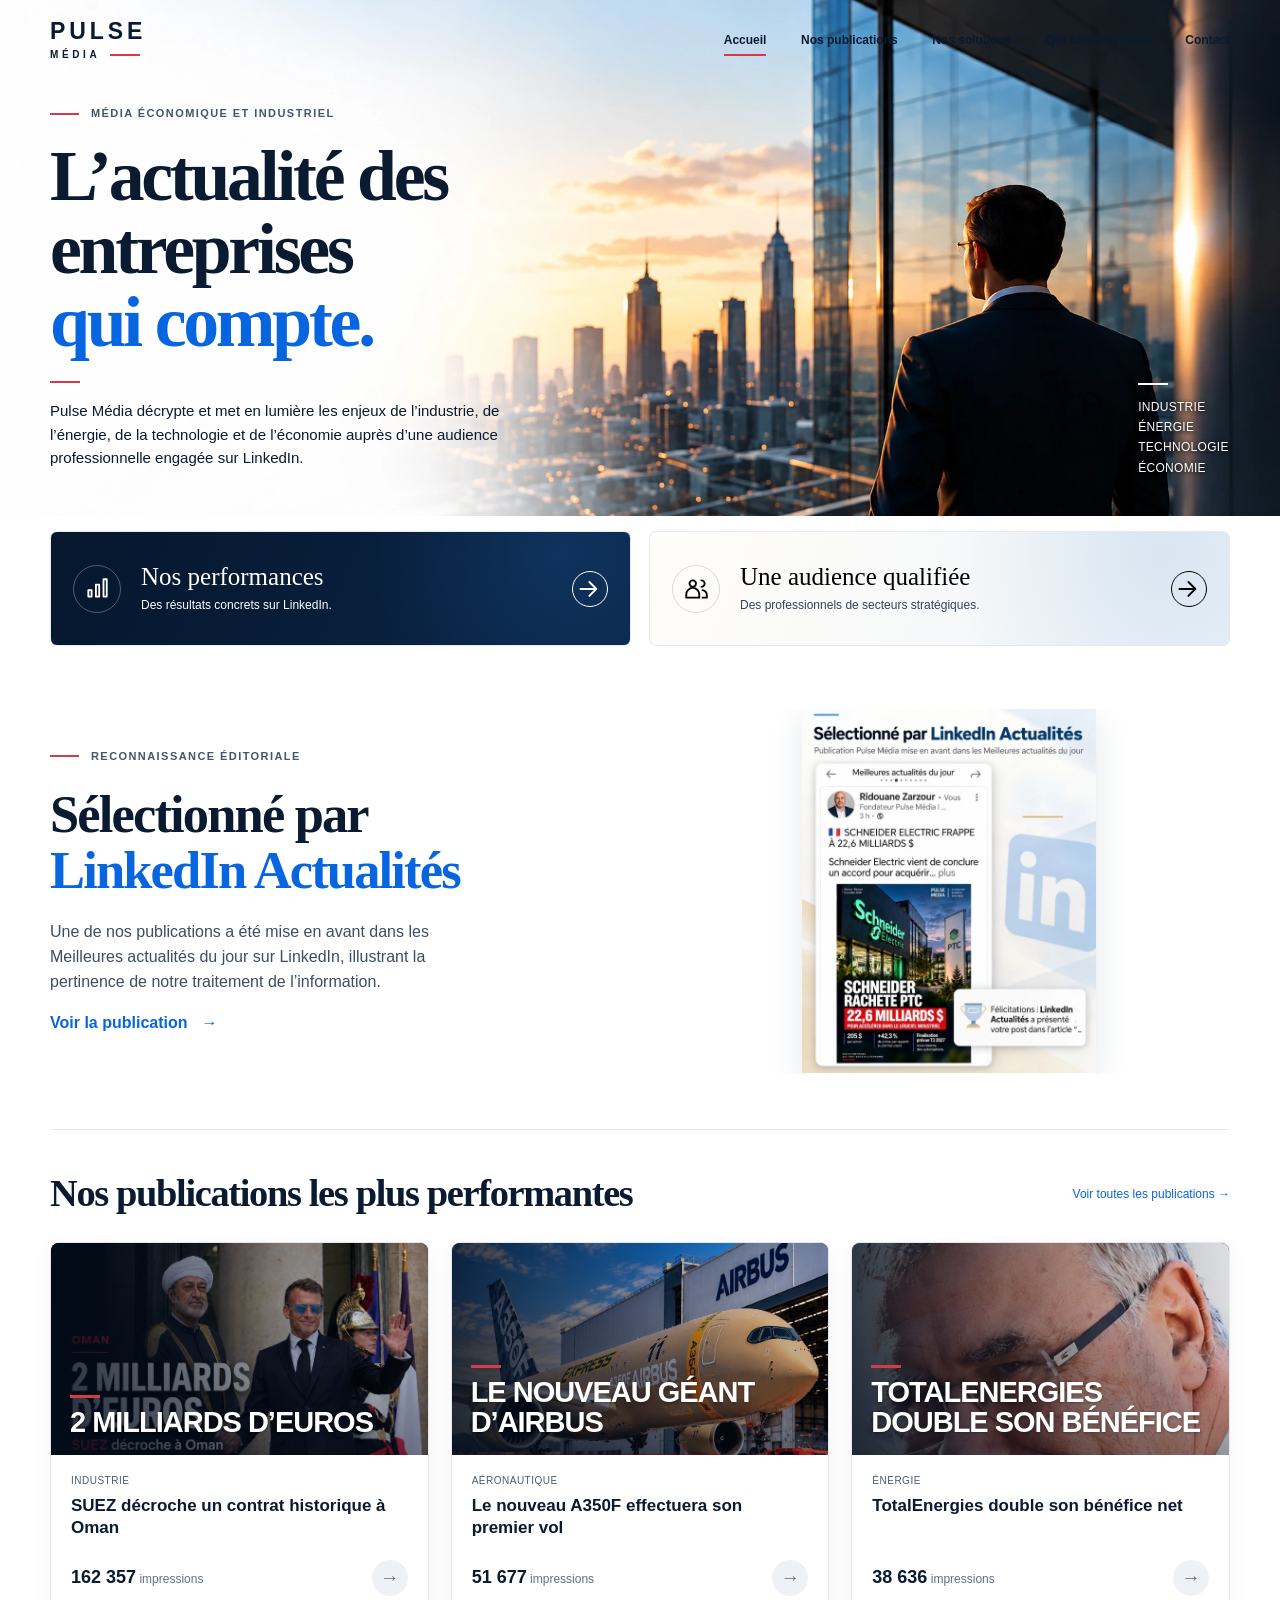
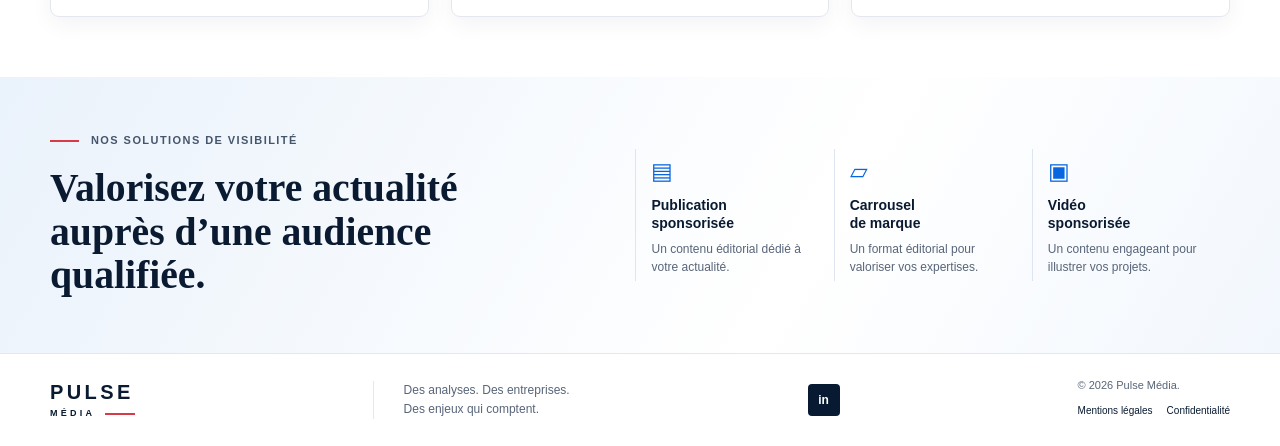
<file: index.html>
<!doctype html>
<html lang="fr"><head><meta charset="utf-8"/><meta content="width=device-width,initial-scale=1" name="viewport"/><meta content="Pulse Média décrypte l’industrie, les grandes entreprises, l’énergie, la technologie et l’économie auprès d’une audience professionnelle sur LinkedIn." name="description"/><meta content="#071a32" name="theme-color"/><meta content="Pulse Média | Média indépendant : économie, industrie et actualité" property="og:title"/><meta content="Pulse Média décrypte l’industrie, les grandes entreprises, l’énergie, la technologie et l’économie auprès d’une audience professionnelle sur LinkedIn." property="og:description"/><meta content="website" property="og:type"/><title>Pulse Média | Média indépendant : économie, industrie et actualité</title><link href="styles.css?v=20261022-arrows" rel="stylesheet"/><script defer="" src="app.js"></script><link href="favicon.svg" rel="icon" type="image/svg+xml"/><meta content="https://ridouane-tlse.github.io/Pulse-media/assets/hero-clean.webp" property="og:image"/><meta content="https://ridouane-tlse.github.io/Pulse-media/" property="og:url"/><link href="https://ridouane-tlse.github.io/Pulse-media/" rel="canonical"/></head><body><a class="skip-link" href="#contenu">Aller au contenu</a><header class="site-header"><a aria-label="Pulse Média, accueil" class="logo" href="index.html">PULSE<span>MÉDIA <i></i></span></a><nav aria-label="Navigation principale"><a aria-current="page" class="active" href="index.html">Accueil</a><a href="publications.html">Nos publications</a><a href="solutions.html">Nos solutions</a><a href="apropos.html">Qui sommes-nous</a><a href="contact.html">Contact</a></nav></header><main id="contenu" tabindex="-1"><section class="hero"><div class="wrap hero-inner"><div class="hero-copy"><div class="eyebrow">Média économique et industriel</div><h1>L’actualité des<br/>entreprises<br/><em>qui compte.</em></h1><p>Pulse Média décrypte et met en lumière les enjeux de l’industrie, de l’énergie, de la technologie et de l’économie auprès d’une audience professionnelle engagée sur LinkedIn.</p></div></div><div class="hero-sectors">INDUSTRIE<br/>ÉNERGIE<br/>TECHNOLOGIE<br/>ÉCONOMIE</div></section><div class="wrap"><section aria-label="Nos résultats" class="feature-grid"><button aria-controls="info-dialog" aria-expanded="false" aria-haspopup="dialog" class="feature feature-dark" data-dialog="performance"><span aria-hidden="true" class="feature-icon"><svg viewbox="0 0 24 24"><path d="M4 19v-6h3v6zm7 0V8h3v11zm7 0V3h3v16z"></path></svg></span><span><span class="feature-title">Nos performances</span><small>Des résultats concrets sur LinkedIn.</small></span><span aria-hidden="true" class="feature-arrow"><svg width="20" height="20" viewBox="0 0 24 24" fill="none" stroke="currentColor" stroke-width="2" stroke-linecap="round" stroke-linejoin="round"><path d="M4 12h16M13 5l7 7-7 7"/></svg></span></button><button aria-controls="info-dialog" aria-expanded="false" aria-haspopup="dialog" class="feature feature-light" data-dialog="audience"><span aria-hidden="true" class="feature-icon"><svg viewbox="0 0 24 24"><circle cx="9" cy="7" r="3"></circle><path d="M3 20v-3a6 6 0 0 1 12 0v3zM17 4a3 3 0 0 1 0 6m1 3a5 5 0 0 1 4 5v2h-4"></path></svg></span><span><span class="feature-title">Une audience qualifiée</span><small>Des professionnels de secteurs stratégiques.</small></span><span aria-hidden="true" class="feature-arrow"><svg width="20" height="20" viewBox="0 0 24 24" fill="none" stroke="currentColor" stroke-width="2" stroke-linecap="round" stroke-linejoin="round"><path d="M4 12h16M13 5l7 7-7 7"/></svg></span></button></section><section class="recognition" id="selection"><div><div class="eyebrow">Reconnaissance éditoriale</div><h2>Sélectionné par<br/><em>LinkedIn Actualités</em></h2><p>Une de nos publications a été mise en avant dans les Meilleures actualités du jour sur LinkedIn, illustrant la pertinence de notre traitement de l’information.</p><a class="text-link" href="https://fr.linkedin.com/posts/ridouane-z-0452a2361_schneiderelectric-industrie-technologie-activity-7512773488802324481-9D_4" rel="noopener noreferrer" target="_blank">Voir la publication <span aria-hidden="true">→</span></a></div><button aria-controls="info-dialog" aria-expanded="false" aria-haspopup="dialog" aria-label="Agrandir le visuel de sélection LinkedIn Actualités fourni par Pulse Média" class="recognition-proof" data-dialog="linkedin"><img alt="Visuel fourni par Pulse Média montrant la publication Schneider Electric et PTC et la notification LinkedIn Actualités" class="recognition-image" decoding="async" height="1536" loading="lazy" src="assets/linkedin-original.jpg" width="1237"/></button></section><section class="posts-section"><div class="section-head"><h2>Nos publications les plus performantes</h2><a href="publications.html">Voir toutes les publications →</a></div><div class="post-grid"><article class="post"><div class="post-media" aria-hidden="true"><span class="post-media-title">2 milliards d’euros</span></div><div class="post-copy"><small>INDUSTRIE</small><h3>SUEZ décroche un contrat historique à Oman</h3><div class="post-bottom"><span><strong>162 357</strong> impressions</span><a aria-label="Lire la publication Suez sur LinkedIn — nouvelle fenêtre" class="round-arrow" href="https://fr.linkedin.com/posts/ridouane-z-0452a2361_suez-oman-eau-activity-7477430981059198976-sbBR" rel="noopener noreferrer" target="_blank">→</a></div></div></article><article class="post"><div class="post-media" aria-hidden="true"><span class="post-media-title">Le nouveau géant d’Airbus</span></div><div class="post-copy"><small>AÉRONAUTIQUE</small><h3>Le nouveau A350F effectuera son premier vol</h3><div class="post-bottom"><span><strong>51 677</strong> impressions</span><a aria-label="Lire la publication Airbus sur LinkedIn — nouvelle fenêtre" class="round-arrow" href="https://fr.linkedin.com/posts/ridouane-z-0452a2361_airbus-a350f-a%C3%A9ronautique-activity-7509742079346900992-IrkR" rel="noopener noreferrer" target="_blank">→</a></div></div></article><article class="post"><div class="post-media" aria-hidden="true"><span class="post-media-title">TotalEnergies double son bénéfice</span></div><div class="post-copy"><small>ÉNERGIE</small><h3>TotalEnergies double son bénéfice net</h3><div class="post-bottom"><span><strong>38 636</strong> impressions</span><a aria-label="Lire la publication Totalenergies sur LinkedIn — nouvelle fenêtre" class="round-arrow" href="https://fr.linkedin.com/posts/ridouane-z-0452a2361_totalenergies-energie-industrie-activity-7486179260622295040-eBvI" rel="noopener noreferrer" target="_blank">→</a></div></div></article></div></section></div><section class="solutions-band"><div class="wrap solutions-inner"><div><div class="eyebrow">Nos solutions de visibilité</div><h2>Valorisez votre actualité<br/>auprès d’une audience qualifiée.</h2></div><div class="service-minis"><a href="solutions.html#publication"><span class="service-icon">▤</span><strong>Publication<br/>sponsorisée</strong><small>Un contenu éditorial dédié à votre actualité.</small></a><a href="solutions.html#carrousel"><span class="service-icon">▱</span><strong>Carrousel<br/>de marque</strong><small>Un format éditorial pour valoriser vos expertises.</small></a><a href="solutions.html#video"><span class="service-icon">▣</span><strong>Vidéo<br/>sponsorisée</strong><small>Un contenu engageant pour illustrer vos projets.</small></a></div></div></section><dialog aria-labelledby="dialog-title" id="info-dialog"><button aria-label="Fermer" class="dialog-close">×</button><div id="dialog-body"></div></dialog></main><footer class="footer"><div class="wrap footer-inner"><a aria-label="Pulse Média, accueil" class="logo" href="index.html">PULSE<span>MÉDIA <i></i></span></a><p>Des analyses. Des entreprises.<br/>Des enjeux qui comptent.</p><div aria-label="Réseaux sociaux" class="social"><a aria-label="Pulse Média sur LinkedIn — nouvelle fenêtre" href="https://www.linkedin.com/in/ridouane-z-0452a2361/" rel="noopener noreferrer" target="_blank">in</a></div><div class="footer-meta"><small>© 2026 Pulse Média.</small><div class="footer-legal"><a href="mentions-legales.html">Mentions légales</a><a href="confidentialite.html">Confidentialité</a></div></div></div></footer></body></html>
</file>
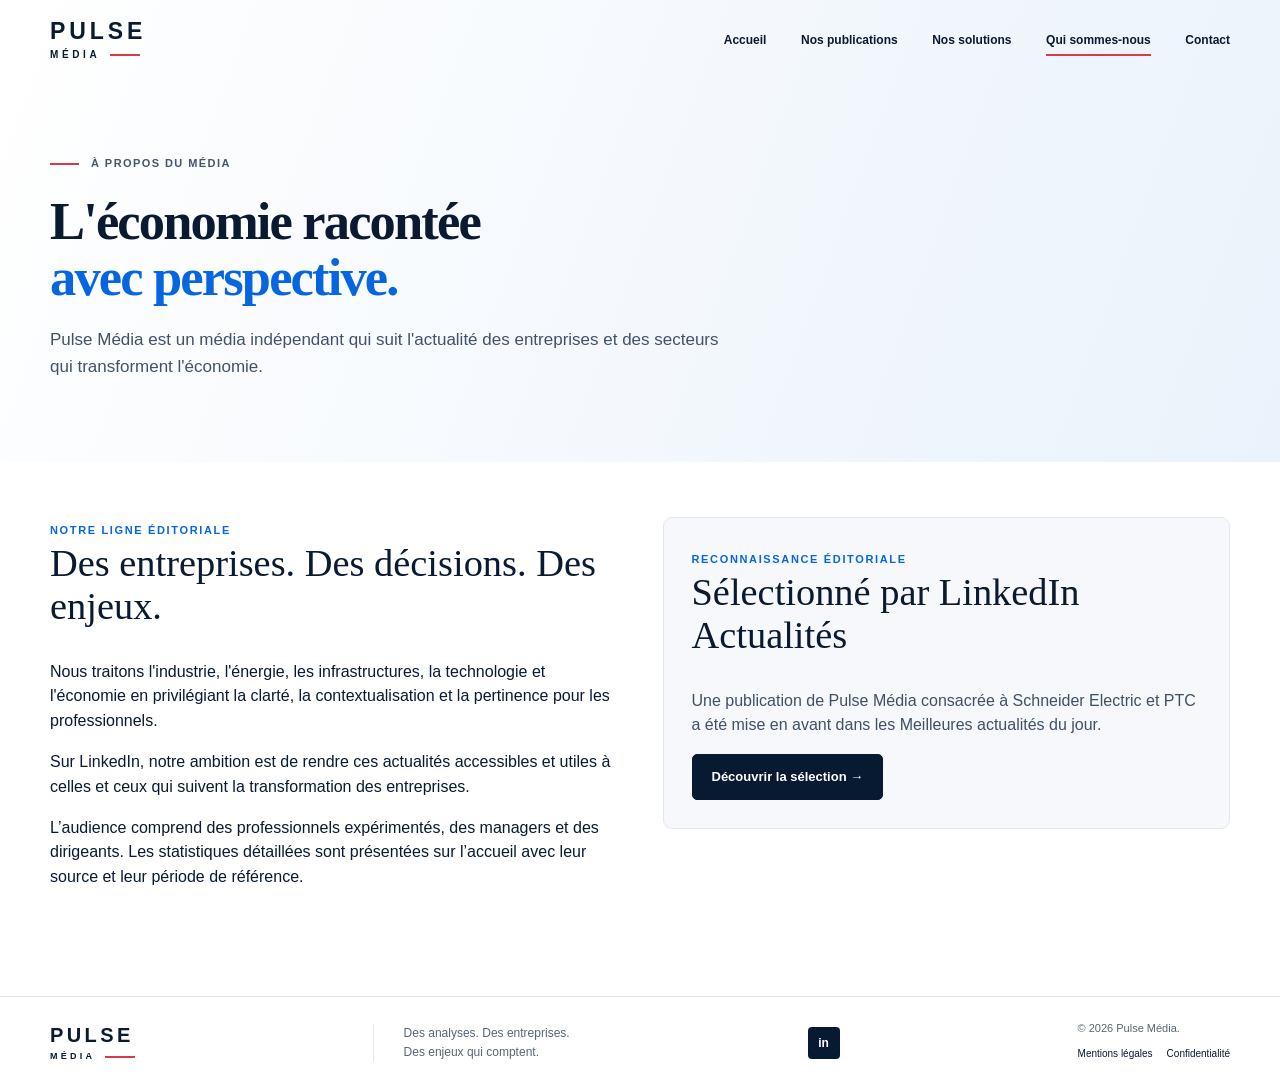
<file: apropos.html>
<!doctype html>
<html lang="fr"><head><meta charset="utf-8"/><meta content="width=device-width,initial-scale=1" name="viewport"/><meta content="Découvrez Pulse Média, média indépendant fondé par Ridouane Zarzour : actualité des entreprises, économie, politique, géopolitique et sujets de société sur les réseaux sociaux." name="description"/><meta content="#071a32" name="theme-color"/><meta content="Qui sommes-nous ? | Pulse Média, média indépendant" property="og:title"/><meta content="Découvrez Pulse Média, média indépendant fondé par Ridouane Zarzour : actualité des entreprises, économie, politique, géopolitique et sujets de société sur les réseaux sociaux." property="og:description"/><meta content="website" property="og:type"/><title>Qui sommes-nous ? | Pulse Média, média indépendant</title><link href="styles.css" rel="stylesheet"/><script defer="" src="app.js"></script><link href="favicon.svg" rel="icon" type="image/svg+xml"/><meta content="https://ridouane-tlse.github.io/Pulse-media/assets/hero-clean.webp" property="og:image"/><meta content="https://ridouane-tlse.github.io/Pulse-media/apropos.html" property="og:url"/><link href="https://ridouane-tlse.github.io/Pulse-media/apropos.html" rel="canonical"/></head><body><a class="skip-link" href="#contenu">Aller au contenu</a><header class="site-header"><a aria-label="Pulse Média, accueil" class="logo" href="index.html">PULSE<span>MÉDIA <i></i></span></a><nav aria-label="Navigation principale"><a href="index.html">Accueil</a><a href="publications.html">Nos publications</a><a href="solutions.html">Nos solutions</a><a aria-current="page" class="active" href="apropos.html">Qui sommes-nous</a><a href="contact.html">Contact</a></nav></header><main id="contenu" tabindex="-1"><section class="page-hero"><div class="wrap"><div class="eyebrow">À propos du média</div><h1 class="page-title">L'économie racontée<br/><em>avec perspective.</em></h1><p class="lead">Pulse Média est un média indépendant qui suit l'actualité des entreprises et des secteurs qui transforment l'économie.</p></div></section><section class="wrap page-content intro-grid"><div><span class="section-label">Notre ligne éditoriale</span><h2>Des entreprises. Des décisions. Des enjeux.</h2><p>Nous traitons l'industrie, l'énergie, les infrastructures, la technologie et l'économie en privilégiant la clarté, la contextualisation et la pertinence pour les professionnels.</p><p>Sur LinkedIn, notre ambition est de rendre ces actualités accessibles et utiles à celles et ceux qui suivent la transformation des entreprises.</p><p>L’audience comprend des professionnels expérimentés, des managers et des dirigeants. Les statistiques détaillées sont présentées sur l’accueil avec leur source et leur période de référence.</p></div><div class="panel"><span class="section-label">Reconnaissance éditoriale</span><h2>Sélectionné par LinkedIn Actualités</h2><p>Une publication de Pulse Média consacrée à Schneider Electric et PTC a été mise en avant dans les Meilleures actualités du jour.</p><a class="btn" href="index.html#selection">Découvrir la sélection →</a></div></section></main><footer class="footer"><div class="wrap footer-inner"><a aria-label="Pulse Média, accueil" class="logo" href="index.html">PULSE<span>MÉDIA <i></i></span></a><p>Des analyses. Des entreprises.<br/>Des enjeux qui comptent.</p><div aria-label="Réseaux sociaux" class="social"><a aria-label="Pulse Média sur LinkedIn — nouvelle fenêtre" href="https://www.linkedin.com/in/ridouane-z-0452a2361/" rel="noopener noreferrer" target="_blank">in</a></div><div class="footer-meta"><small>© 2026 Pulse Média.</small><div class="footer-legal"><a href="mentions-legales.html">Mentions légales</a><a href="confidentialite.html">Confidentialité</a></div></div></div></footer></body></html>
</file>
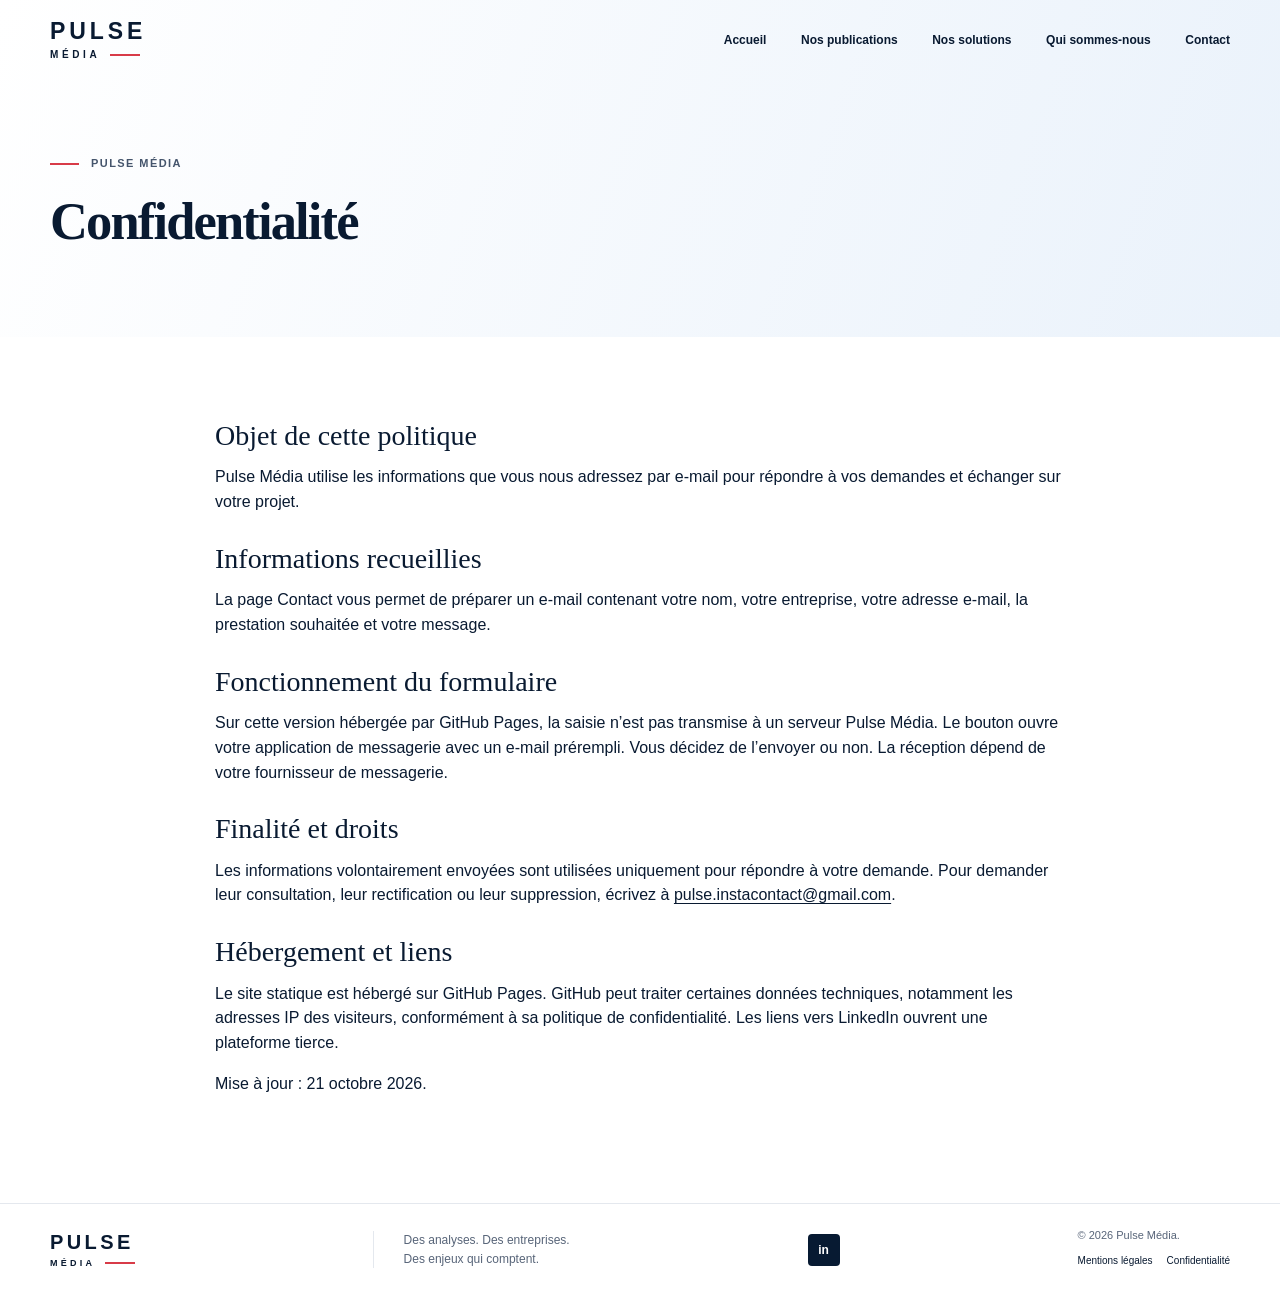
<file: confidentialite.html>
<!doctype html>
<html lang="fr"><head><meta charset="utf-8"/><meta content="width=device-width,initial-scale=1" name="viewport"/><meta content="Confidentialité du site Pulse Média." name="description"/><meta content="#071a32" name="theme-color"/><meta content="Contact | Pulse Média" property="og:title"/><meta content="Pulse Média, média indépendant spécialisé dans les entreprises, l’industrie, l’énergie et la technologie." property="og:description"/><meta content="website" property="og:type"/><title>Confidentialité | Pulse Média</title><link href="styles.css" rel="stylesheet"/><script defer="" src="app.js"></script><link href="favicon.svg" rel="icon" type="image/svg+xml"/><meta content="https://ridouane-tlse.github.io/Pulse-media/assets/hero-clean.webp" property="og:image"/><meta content="https://ridouane-tlse.github.io/Pulse-media/confidentialite.html" property="og:url"/><link href="https://ridouane-tlse.github.io/Pulse-media/confidentialite.html" rel="canonical"/></head><body><a class="skip-link" href="#contenu">Aller au contenu</a><header class="site-header"><a aria-label="Pulse Média, accueil" class="logo" href="index.html">PULSE<span>MÉDIA <i></i></span></a><nav aria-label="Navigation principale"><a href="index.html">Accueil</a><a href="publications.html">Nos publications</a><a href="solutions.html">Nos solutions</a><a href="apropos.html">Qui sommes-nous</a><a href="contact.html">Contact</a></nav></header><main id="contenu" tabindex="-1"><section class="page-hero"><div class="wrap"><div class="eyebrow">Pulse Média</div><h1 class="page-title">Confidentialité</h1></div></section><section class="wrap page-content legal-copy"><h2>Objet de cette politique</h2><p>Pulse Média utilise les informations que vous nous adressez par e-mail pour répondre à vos demandes et échanger sur votre projet.</p><h2>Informations recueillies</h2><p>La page Contact vous permet de préparer un e-mail contenant votre nom, votre entreprise, votre adresse e-mail, la prestation souhaitée et votre message.</p><h2>Fonctionnement du formulaire</h2><p>Sur cette version hébergée par GitHub Pages, la saisie n’est pas transmise à un serveur Pulse Média. Le bouton ouvre votre application de messagerie avec un e-mail prérempli. Vous décidez de l’envoyer ou non. La réception dépend de votre fournisseur de messagerie.</p><h2>Finalité et droits</h2><p>Les informations volontairement envoyées sont utilisées uniquement pour répondre à votre demande. Pour demander leur consultation, leur rectification ou leur suppression, écrivez à <a href="mailto:pulse.instacontact@gmail.com">pulse.instacontact@gmail.com</a>.</p><h2>Hébergement et liens</h2><p>Le site statique est hébergé sur GitHub Pages. GitHub peut traiter certaines données techniques, notamment les adresses IP des visiteurs, conformément à sa politique de confidentialité. Les liens vers LinkedIn ouvrent une plateforme tierce.</p><p>Mise à jour : 21 octobre 2026.</p></section></main><footer class="footer"><div class="wrap footer-inner"><a aria-label="Pulse Média, accueil" class="logo" href="index.html">PULSE<span>MÉDIA <i></i></span></a><p>Des analyses. Des entreprises.<br/>Des enjeux qui comptent.</p><div aria-label="Réseaux sociaux" class="social"><a aria-label="Pulse Média sur LinkedIn — nouvelle fenêtre" href="https://www.linkedin.com/in/ridouane-z-0452a2361/" rel="noopener noreferrer" target="_blank">in</a></div><div class="footer-meta"><small>© 2026 Pulse Média.</small><div class="footer-legal"><a href="mentions-legales.html">Mentions légales</a><a href="confidentialite.html">Confidentialité</a></div></div></div></footer></body></html>
</file>
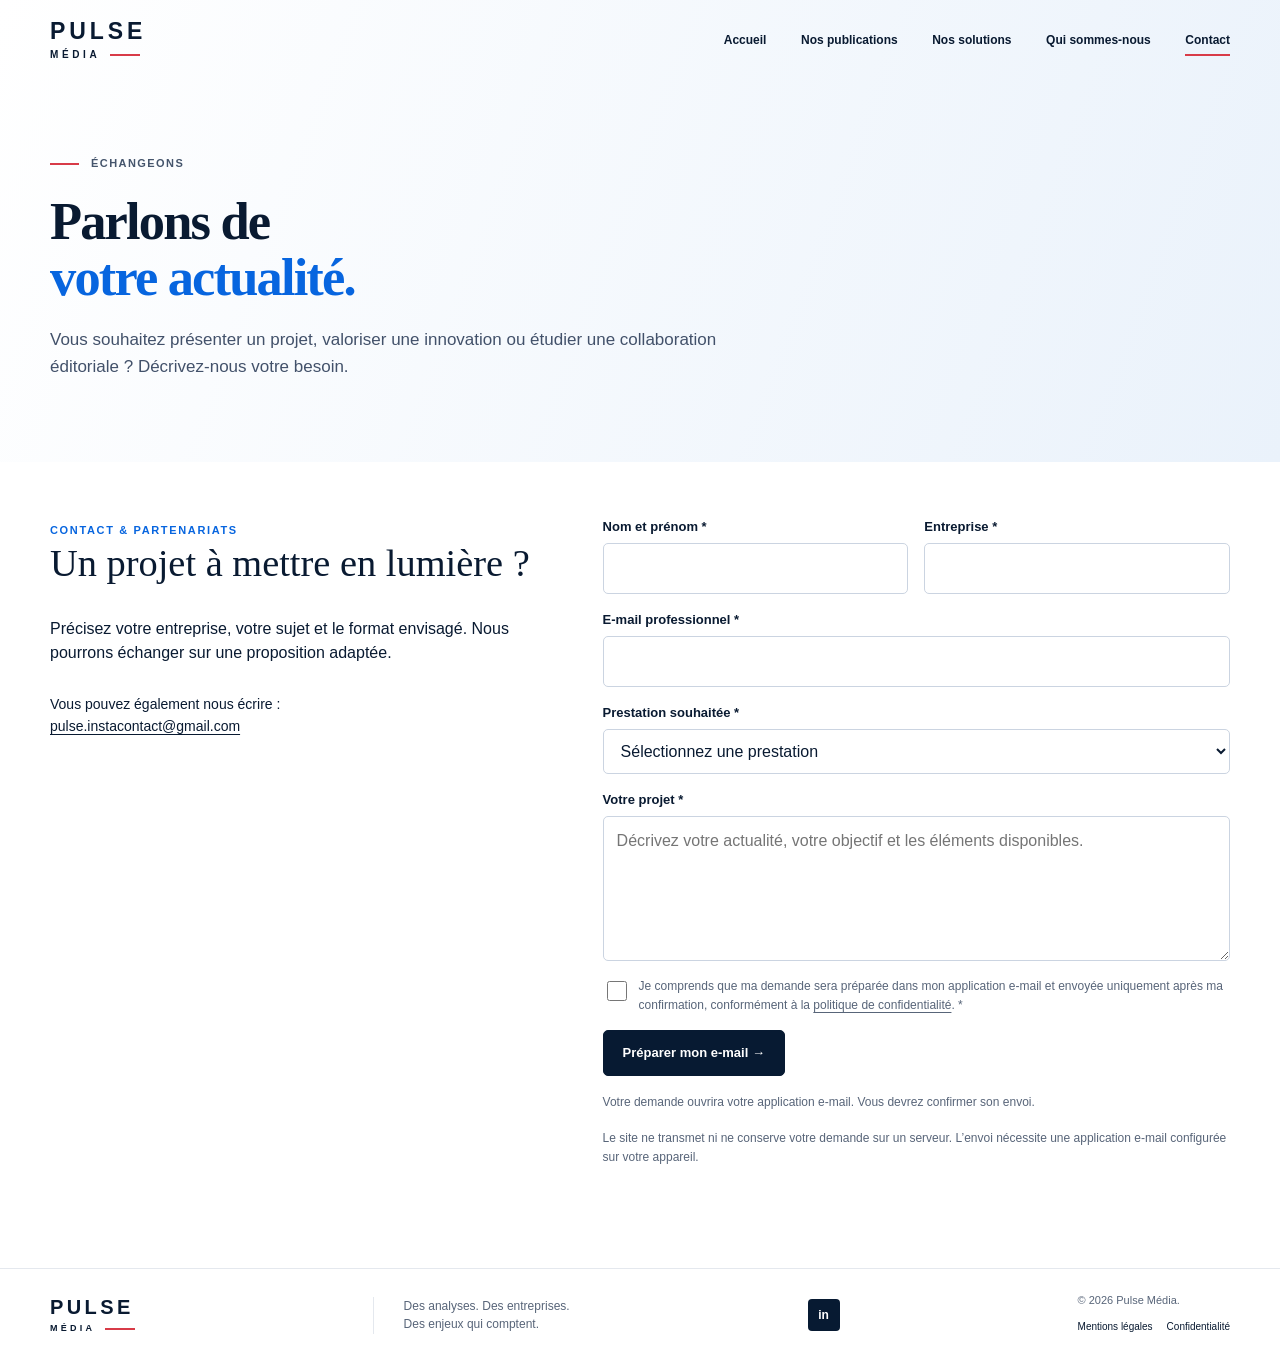
<file: contact.html>
<!doctype html>
<html lang="fr"><head><meta charset="utf-8"/><meta content="width=device-width,initial-scale=1" name="viewport"/><meta content="Présentez votre entreprise et votre projet à Pulse Média. Demandez un devis pour une publication, un carrousel de marque ou une vidéo sponsorisée." name="description"/><meta content="#071a32" name="theme-color"/><meta content="Contact | Pulse Média" property="og:title"/><meta content="Pulse Média, média indépendant spécialisé dans les entreprises, l’industrie, l’énergie et la technologie." property="og:description"/><meta content="website" property="og:type"/><title>Contact et demande de devis | Pulse Média</title><link href="styles.css" rel="stylesheet"/><script defer="" src="app.js"></script><link href="favicon.svg" rel="icon" type="image/svg+xml"/><meta content="https://ridouane-tlse.github.io/Pulse-media/assets/hero-clean.webp" property="og:image"/><meta content="https://ridouane-tlse.github.io/Pulse-media/contact.html" property="og:url"/><link href="https://ridouane-tlse.github.io/Pulse-media/contact.html" rel="canonical"/></head><body><a class="skip-link" href="#contenu">Aller au contenu</a><header class="site-header"><a aria-label="Pulse Média, accueil" class="logo" href="index.html">PULSE<span>MÉDIA <i></i></span></a><nav aria-label="Navigation principale"><a href="index.html">Accueil</a><a href="publications.html">Nos publications</a><a href="solutions.html">Nos solutions</a><a href="apropos.html">Qui sommes-nous</a><a aria-current="page" class="active" href="contact.html">Contact</a></nav></header><main id="contenu" tabindex="-1"><section class="page-hero"><div class="wrap"><div class="eyebrow">Échangeons</div><h1 class="page-title">Parlons de<br/><em>votre actualité.</em></h1><p class="lead">Vous souhaitez présenter un projet, valoriser une innovation ou étudier une collaboration éditoriale ? Décrivez-nous votre besoin.</p></div></section><section class="wrap page-content contact-layout"><div><span class="section-label">Contact &amp; partenariats</span><h2>Un projet à mettre en lumière ?</h2><p>Précisez votre entreprise, votre sujet et le format envisagé. Nous pourrons échanger sur une proposition adaptée.</p><p class="contact-direct">Vous pouvez également nous écrire :<br/><a href="mailto:pulse.instacontact@gmail.com">pulse.instacontact@gmail.com</a></p></div><form action="mailto:pulse.instacontact@gmail.com" aria-describedby="form-notice" class="form-grid" id="contact-form" method="get"><div aria-hidden="true" class="bot-field"><label for="website">Site web<input autocomplete="off" id="website" name="website" tabindex="-1"/></label></div><div class="field"><label for="nom">Nom et prénom *</label><input autocomplete="name" id="nom" maxlength="120" minlength="2" name="nom" required=""/></div><div class="field"><label for="entreprise">Entreprise *</label><input autocomplete="organization" id="entreprise" maxlength="150" minlength="2" name="entreprise" required=""/></div><div class="field wide"><label for="email">E-mail professionnel *</label><input autocomplete="email" id="email" maxlength="160" name="email" required="" type="email"/></div><div class="field wide"><label for="prestation">Prestation souhaitée *</label><select id="prestation" name="prestation" required=""><option value="">Sélectionnez une prestation</option><option value="Publication sponsorisée">Publication sponsorisée</option><option value="Carrousel de marque">Carrousel de marque</option><option value="Vidéo sponsorisée">Vidéo sponsorisée</option><option value="Autre demande">Autre demande</option></select></div><div class="field wide"><label for="message">Votre projet *</label><textarea id="message" maxlength="5000" minlength="10" name="message" placeholder="Décrivez votre actualité, votre objectif et les éléments disponibles." required=""></textarea></div><label class="consent wide"><input id="consent" name="consent" required="" type="checkbox"/><span>Je comprends que ma demande sera préparée dans mon application e-mail et envoyée uniquement après ma confirmation, conformément à la <a href="confidentialite.html">politique de confidentialité</a>. *</span></label><div class="wide"><button class="btn" type="submit">Préparer mon e-mail →</button><p aria-live="polite" class="small-note" id="form-status" role="status">Votre demande sera préparée dans votre application e-mail.</p><p class="small-note" id="form-notice">Le site ne transmet ni ne conserve votre demande sur un serveur. L’envoi nécessite une application e-mail configurée sur votre appareil.</p></div></form></section></main><footer class="footer"><div class="wrap footer-inner"><a aria-label="Pulse Média, accueil" class="logo" href="index.html">PULSE<span>MÉDIA <i></i></span></a><p>Des analyses. Des entreprises.<br/>Des enjeux qui comptent.</p><div aria-label="Réseaux sociaux" class="social"><a aria-label="Pulse Média sur LinkedIn — nouvelle fenêtre" href="https://www.linkedin.com/in/ridouane-z-0452a2361/" rel="noopener noreferrer" target="_blank">in</a></div><div class="footer-meta"><small>© 2026 Pulse Média.</small><div class="footer-legal"><a href="mentions-legales.html">Mentions légales</a><a href="confidentialite.html">Confidentialité</a></div></div></div></footer></body></html>
</file>
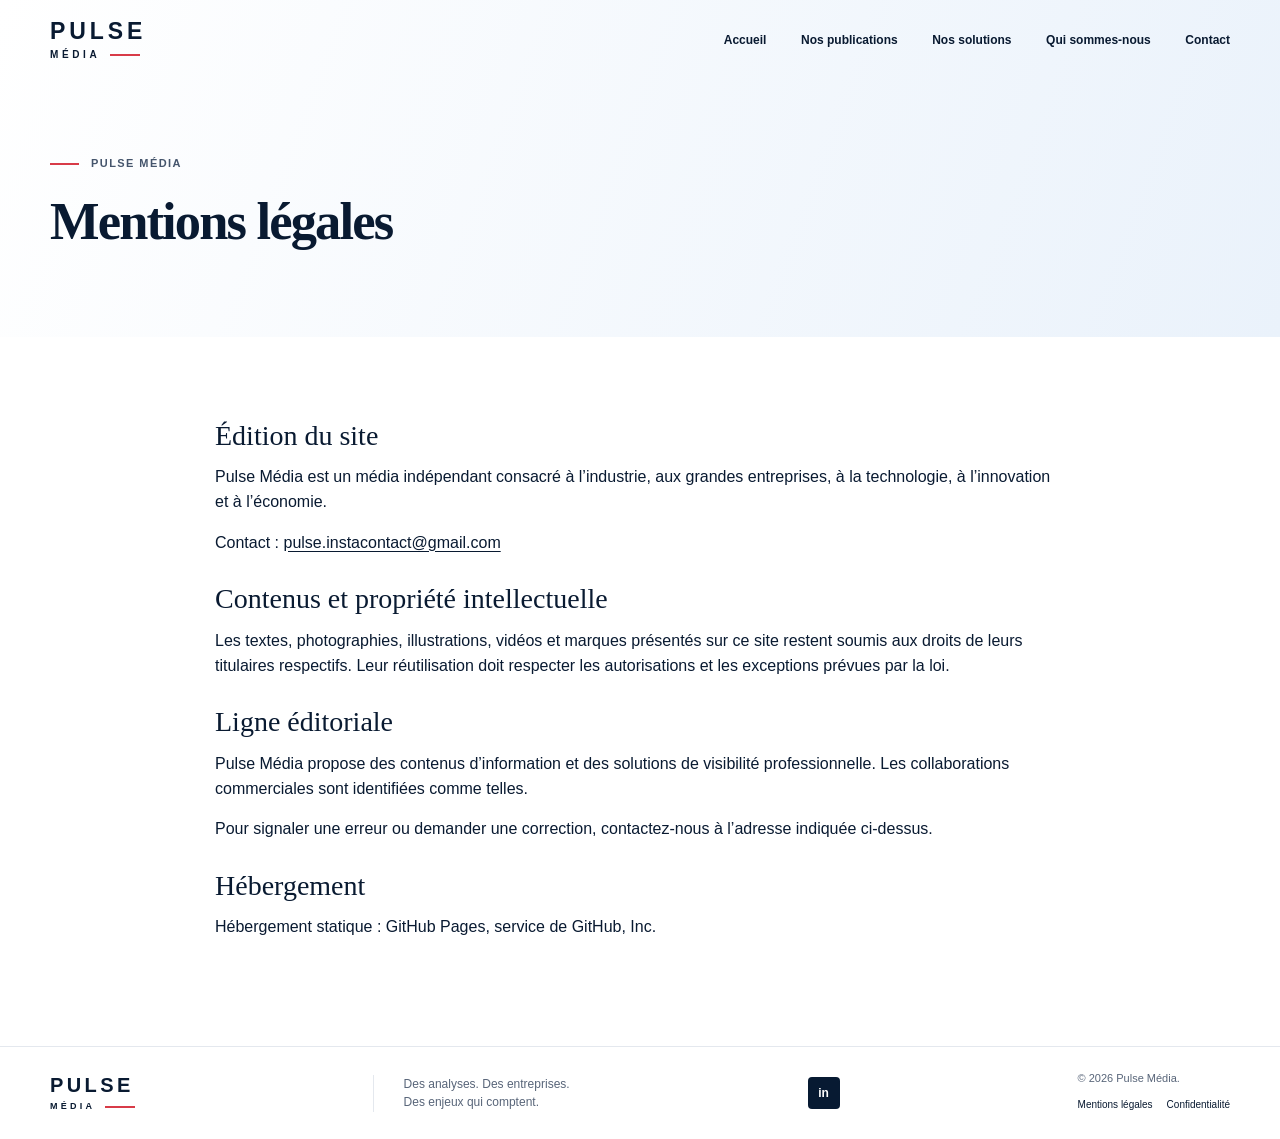
<file: mentions-legales.html>
<!doctype html>
<html lang="fr"><head><meta charset="utf-8"/><meta content="width=device-width,initial-scale=1" name="viewport"/><meta content="Mentions légales du site Pulse Média." name="description"/><meta content="#071a32" name="theme-color"/><meta content="Contact | Pulse Média" property="og:title"/><meta content="Pulse Média, média indépendant spécialisé dans les entreprises, l’industrie, l’énergie et la technologie." property="og:description"/><meta content="website" property="og:type"/><title>Mentions légales | Pulse Média</title><link href="styles.css" rel="stylesheet"/><script defer="" src="app.js"></script><link href="favicon.svg" rel="icon" type="image/svg+xml"/><meta content="https://ridouane-tlse.github.io/Pulse-media/assets/hero-clean.webp" property="og:image"/><meta content="https://ridouane-tlse.github.io/Pulse-media/mentions-legales.html" property="og:url"/><link href="https://ridouane-tlse.github.io/Pulse-media/mentions-legales.html" rel="canonical"/></head><body><a class="skip-link" href="#contenu">Aller au contenu</a><header class="site-header"><a aria-label="Pulse Média, accueil" class="logo" href="index.html">PULSE<span>MÉDIA <i></i></span></a><nav aria-label="Navigation principale"><a href="index.html">Accueil</a><a href="publications.html">Nos publications</a><a href="solutions.html">Nos solutions</a><a href="apropos.html">Qui sommes-nous</a><a href="contact.html">Contact</a></nav></header><main id="contenu" tabindex="-1"><section class="page-hero"><div class="wrap"><div class="eyebrow">Pulse Média</div><h1 class="page-title">Mentions légales</h1></div></section><section class="wrap page-content legal-copy"><h2>Édition du site</h2><p>Pulse Média est un média indépendant consacré à l’industrie, aux grandes entreprises, à la technologie, à l’innovation et à l’économie.</p><p>Contact : <a href="mailto:pulse.instacontact@gmail.com">pulse.instacontact@gmail.com</a></p><h2>Contenus et propriété intellectuelle</h2><p>Les textes, photographies, illustrations, vidéos et marques présentés sur ce site restent soumis aux droits de leurs titulaires respectifs. Leur réutilisation doit respecter les autorisations et les exceptions prévues par la loi.</p><h2>Ligne éditoriale</h2><p>Pulse Média propose des contenus d’information et des solutions de visibilité professionnelle. Les collaborations commerciales sont identifiées comme telles.</p><p>Pour signaler une erreur ou demander une correction, contactez-nous à l’adresse indiquée ci-dessus.</p><h2>Hébergement</h2><p>Hébergement statique : GitHub Pages, service de GitHub, Inc.</p></section></main><footer class="footer"><div class="wrap footer-inner"><a aria-label="Pulse Média, accueil" class="logo" href="index.html">PULSE<span>MÉDIA <i></i></span></a><p>Des analyses. Des entreprises.<br/>Des enjeux qui comptent.</p><div aria-label="Réseaux sociaux" class="social"><a aria-label="Pulse Média sur LinkedIn — nouvelle fenêtre" href="https://www.linkedin.com/in/ridouane-z-0452a2361/" rel="noopener noreferrer" target="_blank">in</a></div><div class="footer-meta"><small>© 2026 Pulse Média.</small><div class="footer-legal"><a href="mentions-legales.html">Mentions légales</a><a href="confidentialite.html">Confidentialité</a></div></div></div></footer></body></html>
</file>
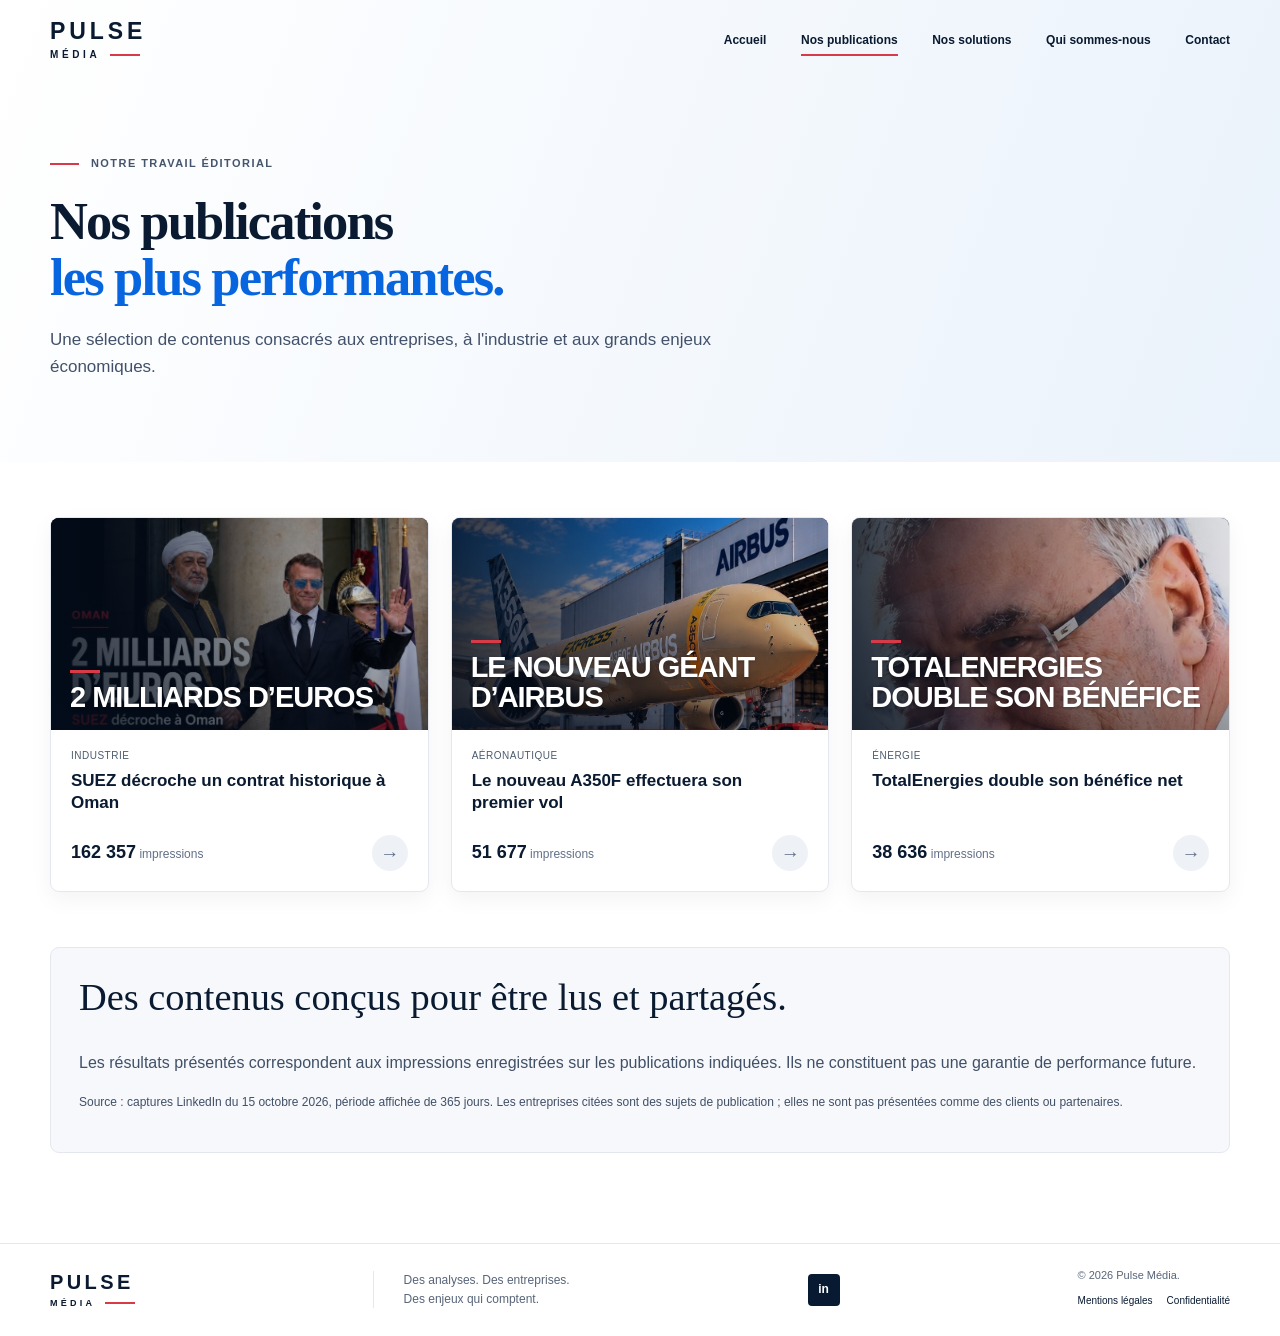
<file: publications.html>
<!doctype html>
<html lang="fr"><head><meta charset="utf-8"/><meta content="width=device-width,initial-scale=1" name="viewport"/><meta content="Découvrez les publications LinkedIn de Pulse Média sur SUEZ, Airbus et TotalEnergies, leurs impressions documentées et les liens vers les contenus originaux." name="description"/><meta content="#071a32" name="theme-color"/><meta content="Nos publications | Pulse Média" property="og:title"/><meta content="Pulse Média, média indépendant spécialisé dans les entreprises, l’industrie, l’énergie et la technologie." property="og:description"/><meta content="website" property="og:type"/><title>Nos publications | Pulse Média</title><link href="styles.css?v=20261022-arrows" rel="stylesheet"/><script defer="" src="app.js"></script><link href="favicon.svg" rel="icon" type="image/svg+xml"/><meta content="https://ridouane-tlse.github.io/Pulse-media/assets/hero-clean.webp" property="og:image"/><meta content="https://ridouane-tlse.github.io/Pulse-media/publications.html" property="og:url"/><link href="https://ridouane-tlse.github.io/Pulse-media/publications.html" rel="canonical"/></head><body><a class="skip-link" href="#contenu">Aller au contenu</a><header class="site-header"><a aria-label="Pulse Média, accueil" class="logo" href="index.html">PULSE<span>MÉDIA <i></i></span></a><nav aria-label="Navigation principale"><a href="index.html">Accueil</a><a aria-current="page" class="active" href="publications.html">Nos publications</a><a href="solutions.html">Nos solutions</a><a href="apropos.html">Qui sommes-nous</a><a href="contact.html">Contact</a></nav></header><main id="contenu" tabindex="-1"><section class="page-hero"><div class="wrap"><div class="eyebrow">Notre travail éditorial</div><h1 class="page-title">Nos publications<br/><em>les plus performantes.</em></h1><p class="lead">Une sélection de contenus consacrés aux entreprises, à l'industrie et aux grands enjeux économiques.</p></div></section><section class="wrap page-content"><div class="post-grid"><article class="post"><div class="post-media" aria-hidden="true"><span class="post-media-title">2 milliards d’euros</span></div><div class="post-copy"><small>INDUSTRIE</small><h3>SUEZ décroche un contrat historique à Oman</h3><div class="post-bottom"><span><strong>162 357</strong> impressions</span><a aria-label="Lire la publication Suez sur LinkedIn — nouvelle fenêtre" class="round-arrow" href="https://fr.linkedin.com/posts/ridouane-z-0452a2361_suez-oman-eau-activity-7477430981059198976-sbBR" rel="noopener noreferrer" target="_blank">→</a></div></div></article><article class="post"><div class="post-media" aria-hidden="true"><span class="post-media-title">Le nouveau géant d’Airbus</span></div><div class="post-copy"><small>AÉRONAUTIQUE</small><h3>Le nouveau A350F effectuera son premier vol</h3><div class="post-bottom"><span><strong>51 677</strong> impressions</span><a aria-label="Lire la publication Airbus sur LinkedIn — nouvelle fenêtre" class="round-arrow" href="https://fr.linkedin.com/posts/ridouane-z-0452a2361_airbus-a350f-a%C3%A9ronautique-activity-7509742079346900992-IrkR" rel="noopener noreferrer" target="_blank">→</a></div></div></article><article class="post"><div class="post-media" aria-hidden="true"><span class="post-media-title">TotalEnergies double son bénéfice</span></div><div class="post-copy"><small>ÉNERGIE</small><h3>TotalEnergies double son bénéfice net</h3><div class="post-bottom"><span><strong>38 636</strong> impressions</span><a aria-label="Lire la publication Totalenergies sur LinkedIn — nouvelle fenêtre" class="round-arrow" href="https://fr.linkedin.com/posts/ridouane-z-0452a2361_totalenergies-energie-industrie-activity-7486179260622295040-eBvI" rel="noopener noreferrer" target="_blank">→</a></div></div></article></div><div class="panel section-gap"><h2>Des contenus conçus pour être lus et partagés.</h2><p>Les résultats présentés correspondent aux impressions enregistrées sur les publications indiquées. Ils ne constituent pas une garantie de performance future.</p><p class="small-note">Source : captures LinkedIn du 15 octobre 2026, période affichée de 365 jours. Les entreprises citées sont des sujets de publication ; elles ne sont pas présentées comme des clients ou partenaires.</p></div></section></main><footer class="footer"><div class="wrap footer-inner"><a aria-label="Pulse Média, accueil" class="logo" href="index.html">PULSE<span>MÉDIA <i></i></span></a><p>Des analyses. Des entreprises.<br/>Des enjeux qui comptent.</p><div aria-label="Réseaux sociaux" class="social"><a aria-label="Pulse Média sur LinkedIn — nouvelle fenêtre" href="https://www.linkedin.com/in/ridouane-z-0452a2361/" rel="noopener noreferrer" target="_blank">in</a></div><div class="footer-meta"><small>© 2026 Pulse Média.</small><div class="footer-legal"><a href="mentions-legales.html">Mentions légales</a><a href="confidentialite.html">Confidentialité</a></div></div></div></footer></body></html>
</file>
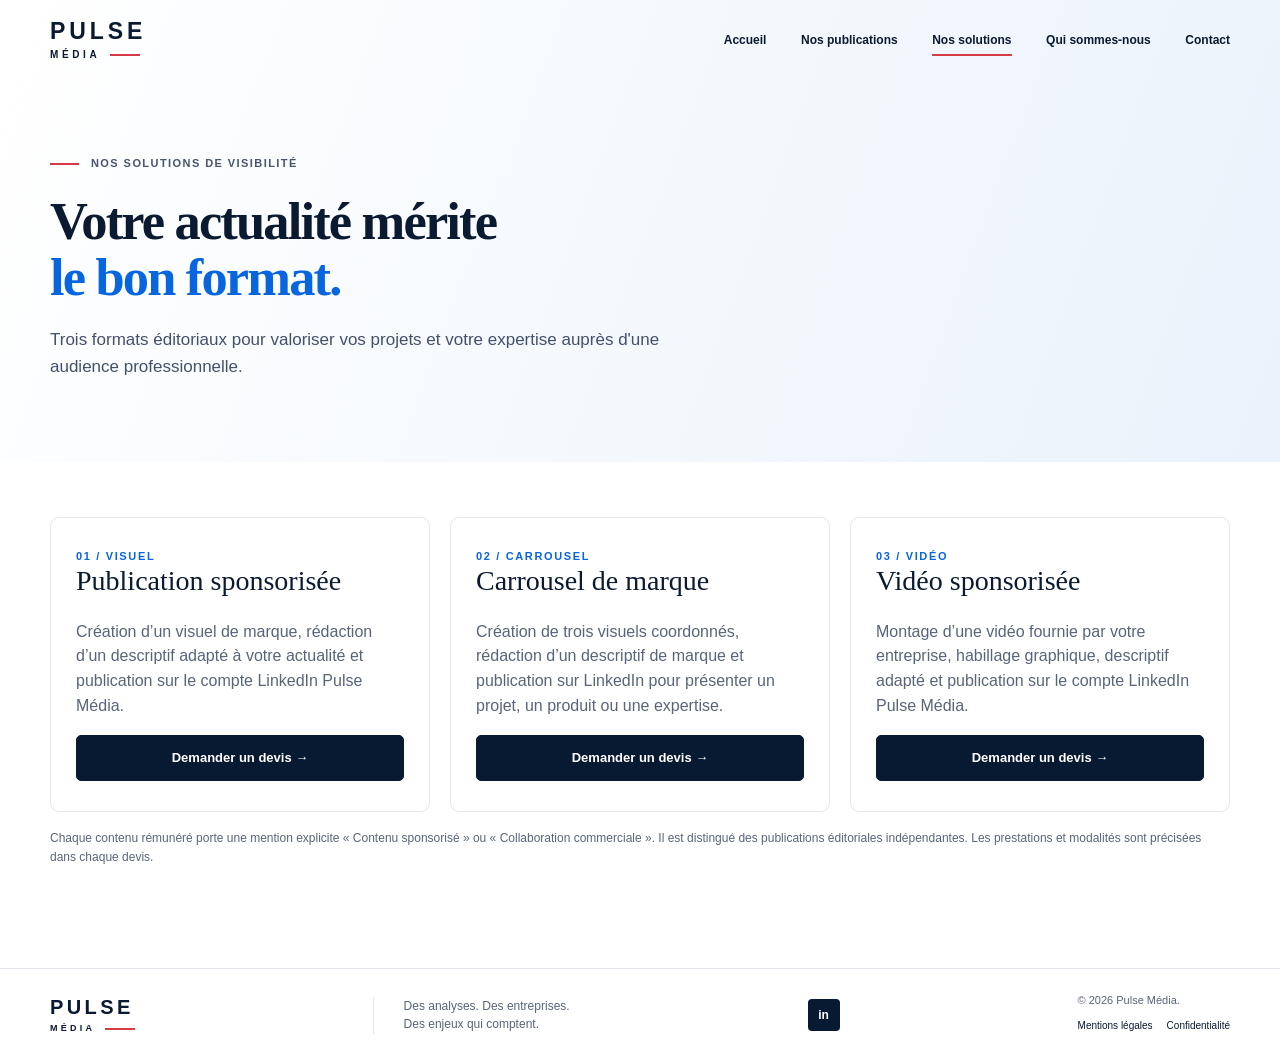
<file: solutions.html>
<!doctype html>
<html lang="fr"><head><meta charset="utf-8"/><meta content="width=device-width,initial-scale=1" name="viewport"/><meta content="Publication visuelle sponsorisée, carrousel de marque et vidéo : trois formats de visibilité sur LinkedIn. Une proposition adaptée à votre actualité, sur devis." name="description"/><meta content="#071a32" name="theme-color"/><meta content="Nos solutions | Pulse Média" property="og:title"/><meta content="Pulse Média, média indépendant spécialisé dans les entreprises, l’industrie, l’énergie et la technologie." property="og:description"/><meta content="website" property="og:type"/><title>Solutions de visibilité LinkedIn | Pulse Média</title><link href="styles.css" rel="stylesheet"/><script defer="" src="app.js"></script><link href="favicon.svg" rel="icon" type="image/svg+xml"/><meta content="https://ridouane-tlse.github.io/Pulse-media/assets/hero-clean.webp" property="og:image"/><meta content="https://ridouane-tlse.github.io/Pulse-media/solutions.html" property="og:url"/><link href="https://ridouane-tlse.github.io/Pulse-media/solutions.html" rel="canonical"/></head><body><a class="skip-link" href="#contenu">Aller au contenu</a><header class="site-header"><a aria-label="Pulse Média, accueil" class="logo" href="index.html">PULSE<span>MÉDIA <i></i></span></a><nav aria-label="Navigation principale"><a href="index.html">Accueil</a><a href="publications.html">Nos publications</a><a aria-current="page" class="active" href="solutions.html">Nos solutions</a><a href="apropos.html">Qui sommes-nous</a><a href="contact.html">Contact</a></nav></header><main id="contenu" tabindex="-1"><section class="page-hero"><div class="wrap"><div class="eyebrow">Nos solutions de visibilité</div><h1 class="page-title">Votre actualité mérite<br/><em>le bon format.</em></h1><p class="lead">Trois formats éditoriaux pour valoriser vos projets et votre expertise auprès d'une audience professionnelle.</p></div></section><section class="wrap page-content"><div class="offer-grid"><article class="offer" id="publication"><span class="section-label">01 / Visuel</span><h2>Publication sponsorisée</h2><p>Création d’un visuel de marque, rédaction d’un descriptif adapté à votre actualité et publication sur le compte LinkedIn Pulse Média.</p><a class="btn" href="contact.html?prestation=Publication%20sponsoris%C3%A9e">Demander un devis →</a></article><article class="offer" id="carrousel"><span class="section-label">02 / Carrousel</span><h2>Carrousel de marque</h2><p>Création de trois visuels coordonnés, rédaction d’un descriptif de marque et publication sur LinkedIn pour présenter un projet, un produit ou une expertise.</p><a class="btn" href="contact.html?prestation=Carrousel%20de%20marque">Demander un devis →</a></article><article class="offer" id="video"><span class="section-label">03 / Vidéo</span><h2>Vidéo sponsorisée</h2><p>Montage d’une vidéo fournie par votre entreprise, habillage graphique, descriptif adapté et publication sur le compte LinkedIn Pulse Média.</p><a class="btn" href="contact.html?prestation=Vid%C3%A9o%20sponsoris%C3%A9e">Demander un devis →</a></article></div><p class="small-note">Chaque contenu rémunéré porte une mention explicite « Contenu sponsorisé » ou « Collaboration commerciale ». Il est distingué des publications éditoriales indépendantes. Les prestations et modalités sont précisées dans chaque devis.</p></section></main><footer class="footer"><div class="wrap footer-inner"><a aria-label="Pulse Média, accueil" class="logo" href="index.html">PULSE<span>MÉDIA <i></i></span></a><p>Des analyses. Des entreprises.<br/>Des enjeux qui comptent.</p><div aria-label="Réseaux sociaux" class="social"><a aria-label="Pulse Média sur LinkedIn — nouvelle fenêtre" href="https://www.linkedin.com/in/ridouane-z-0452a2361/" rel="noopener noreferrer" target="_blank">in</a></div><div class="footer-meta"><small>© 2026 Pulse Média.</small><div class="footer-legal"><a href="mentions-legales.html">Mentions légales</a><a href="confidentialite.html">Confidentialité</a></div></div></div></footer></body></html>
</file>
<file: styles.css>
:root{--navy:#071a32;--ink:#091a31;--blue:#0765df;--red:#d83b48;--muted:#586579;--line:#e4e8ee;--paper:#fff;--soft:#f6f8fb;--serif:Georgia,'Times New Roman',serif}*{box-sizing:border-box}html{scroll-behavior:smooth}body{margin:0;background:#fff;color:var(--ink);font:16px/1.55 Inter,'Segoe UI',Arial,sans-serif}button,input,select,textarea{font:inherit}a{color:inherit;text-decoration:none}button{cursor:pointer}img{max-width:100%;display:block}.wrap{width:min(1180px,calc(100% - 80px));margin:auto}.site-header{height:80px;position:absolute;top:0;left:0;right:0;z-index:20;display:flex;align-items:center;justify-content:space-between;width:min(1180px,calc(100% - 80px));margin:auto}.logo{font-size:23px;letter-spacing:.17em;font-weight:800;line-height:1;white-space:nowrap}.logo span{display:block;font-size:10px;letter-spacing:.36em;font-weight:600;margin-top:7px}.logo i{display:inline-block;width:30px;height:2px;background:var(--red);vertical-align:middle;margin-left:4px}.site-header nav{display:flex;gap:clamp(14px,2.7vw,38px);align-items:center}.site-header nav a{font-size:12px;font-weight:600;white-space:nowrap;position:relative;padding:12px 0}.site-header nav a:after{content:'';position:absolute;bottom:6px;left:0;width:0;height:2px;background:var(--red);transition:width .25s}.site-header nav a:hover:after,.site-header nav a.active:after{width:100%}.hero{min-height:490px;position:relative;display:flex;align-items:center;overflow:hidden;background:#f7f9fb}.hero:before{content:'';position:absolute;inset:0 0 0 41%;background:url('assets/hero.jpg') center center/cover no-repeat}.hero:after{content:'';position:absolute;inset:0;background:linear-gradient(90deg,#fff 0%,#fff 28%,rgba(255,255,255,.94) 37%,rgba(255,255,255,.48) 53%,rgba(255,255,255,0) 72%);pointer-events:none}.hero-inner{position:relative;z-index:2;padding:110px 0 52px}.hero-copy{max-width:555px}.eyebrow{font-size:11px;letter-spacing:.13em;font-weight:650;color:#45556c;display:flex;align-items:center;gap:12px;text-transform:uppercase}.eyebrow:before{content:'';width:29px;height:2px;background:var(--red)}h1,h2,h3,p{margin-top:0}h1,h2,.feature-title{font-family:var(--serif)}h1{font-size:clamp(44px,5.8vw,75px);line-height:1.02;letter-spacing:-.045em;margin:20px 0 28px}h1 em,h2 em{font-style:normal;color:var(--blue)}.hero-copy p{max-width:480px;font-size:15px;line-height:1.65}.hero-sectors{position:absolute;z-index:3;right:max(4vw,30px);bottom:38px;color:white;font-size:12px;line-height:1.7;letter-spacing:.025em;text-shadow:0 1px 4px #000}.hero-sectors:before{content:'';display:block;width:30px;height:2px;background:#fff;margin-bottom:12px}.feature-grid{display:grid;grid-template-columns:1fr 1fr;gap:18px;margin-top:15px;margin-bottom:28px}.feature{height:115px;text-align:left;border:1px solid #e6e9ef;border-radius:7px;display:flex;align-items:center;gap:20px;padding:18px 22px;background:#fff;position:relative;overflow:hidden;transition:transform .3s,box-shadow .3s}.feature:hover{transform:translateY(-3px);box-shadow:0 13px 26px #0b214020}.feature:focus-visible,a:focus-visible,button:focus-visible{outline:3px solid #2879ef;outline-offset:3px}.feature-dark{color:#fff;background:linear-gradient(90deg,#07172d 0%,rgba(7,23,45,.9) 65%,rgba(7,23,45,.3)),url('assets/performance.jpg') center/cover}.feature-light{background:linear-gradient(90deg,#ffffffeb 0%,#ffffffd6 62%,#ffffff24),url('assets/audience.jpg') center/cover}.feature-icon{font-size:24px;display:grid;place-items:center;width:48px;height:48px;border-radius:50%;border:1px solid #ffffff4a;flex:none}.feature-light .feature-icon{border-color:#d6dbe2}.feature-title{font-size:25px;display:block;line-height:1.1}.feature small{display:block;font-size:12px;margin-top:6px}.feature-arrow{margin-left:auto;display:grid;place-items:center;border:1px solid currentColor;border-radius:50%;width:36px;height:36px;flex:none;font-size:23px}.recognition{display:grid;grid-template-columns:1fr 1fr;gap:55px;align-items:center;padding:35px 0 55px}.recognition h2,.page-title{font-size:clamp(38px,4.1vw,57px);line-height:1.06;letter-spacing:-.035em;margin:22px 0}.recognition p{max-width:450px;color:#3d4d62}.recognition-image{width:100%;max-height:350px;object-fit:contain;filter:drop-shadow(0 9px 15px #0c26401c)}.text-link{border:0;background:transparent;padding:0;color:var(--blue);font-weight:600;display:inline-flex;gap:14px;align-items:center}.text-link:hover{text-decoration:underline}.section-head{display:flex;justify-content:space-between;align-items:center;gap:20px;margin-bottom:18px}.section-head h2{font-size:clamp(29px,3vw,41px);letter-spacing:-.035em;margin:0}.section-head a{color:var(--blue);font-size:12px;white-space:nowrap}.posts-section{padding:34px 0 60px;border-top:1px solid var(--line)}.post-grid{display:grid;grid-template-columns:repeat(3,minmax(0,1fr));gap:22px}.post{border:1px solid var(--line);border-radius:7px;overflow:hidden;transition:box-shadow .3s,transform .3s;background:#fff}.post:hover{box-shadow:0 15px 30px #081d3018;transform:translateY(-3px)}.post img{width:100%;height:145px;object-fit:cover}.post-copy{padding:17px 20px}.post-copy small{font-size:10px;color:#4d5b6c;letter-spacing:.05em}.post h3{font-size:18px;line-height:1.32;font-weight:600;min-height:48px;margin:7px 0 17px}.post-bottom{display:flex;align-items:center;justify-content:space-between;font-size:12px;color:#627087}.post-bottom strong{color:var(--ink);font-size:18px}.round-arrow{border:0;border-radius:50%;background:#eef2f7;width:36px;height:36px;display:grid;place-items:center;font-size:19px}.round-arrow:hover{background:var(--navy);color:#fff}.solutions-band{background:linear-gradient(120deg,#eaf2fb,#fff 63%,#f2f7fd);padding:55px 0}.solutions-inner{display:grid;grid-template-columns:1fr 1.1fr;gap:45px;align-items:center}.solutions-band h2{font-size:clamp(29px,3.1vw,42px);line-height:1.1;margin:18px 0 0}.service-minis{display:grid;grid-template-columns:repeat(3,1fr)}.service-minis a{border-left:1px solid #dce5f0;padding:5px 15px;display:flex;flex-direction:column;gap:8px;transition:background .2s}.service-minis a:hover{background:#fff9}.service-minis .service-icon{font-size:23px;color:var(--blue)}.service-minis strong{font-size:14px;line-height:1.25}.service-minis small{font-size:12px;color:var(--muted);line-height:1.5}.footer{border-top:1px solid var(--line);padding:23px 0}.footer-inner{display:flex;justify-content:center;align-items:center;gap:42px}.footer .logo{font-size:20px}.footer .logo span{font-size:9px}.footer p{font-size:12px;color:var(--muted);margin:0;padding-left:30px;border-left:1px solid var(--line)}.footer small{font-size:11px;color:var(--muted);border-left:1px solid var(--line);padding-left:25px}.social{display:flex;gap:10px}.social a{display:grid;place-items:center;width:28px;height:28px;border-radius:4px;background:var(--navy);color:#fff;font-size:12px;font-weight:800}.social a:hover{background:var(--blue)}dialog{border:0;border-radius:13px;box-shadow:0 24px 85px #0004;width:min(670px,calc(100% - 30px));padding:32px;color:var(--ink);max-height:88vh}dialog::backdrop{background:#07172b9e;backdrop-filter:blur(6px)}dialog[open]{animation:rise .32s ease both}.dialog-close{position:absolute;top:12px;right:15px;border:0;background:#f0f3f8;border-radius:50%;width:36px;height:36px;font-size:25px}.dialog-heading{font:38px/1.12 var(--serif);margin:0 0 18px}.metrics{display:grid;grid-template-columns:repeat(3,1fr);gap:10px}.metric{padding:18px 10px;background:var(--soft);border-radius:7px;text-align:center}.metric strong{display:block;font-size:clamp(21px,3vw,32px);color:var(--blue)}.metric span{font-size:11px}.small-note{color:var(--muted);font-size:12px;margin-top:17px}.audience-chart{display:flex;gap:28px;align-items:center}.donut{width:220px;height:220px;flex:none;border-radius:50%;background:conic-gradient(#071a32 0 34%,#0870dc 34% 61%,#83b5f2 61% 85%,#e6ecf3 85% 100%);position:relative}.donut:after{content:'Audience';position:absolute;inset:27%;border-radius:50%;background:white;display:grid;place-items:center;font-weight:700;font-size:13px}.legend{list-style:none;padding:0;margin:0}.legend li{margin:8px 0;font-size:13px}.legend i{display:inline-block;width:11px;height:11px;border-radius:2px;margin-right:8px}.page-hero{padding:155px 0 65px;background:linear-gradient(110deg,#fff,#eaf2fb)}.page-hero .lead{font-size:17px;max-width:680px;color:#42516a}.page-content{padding:55px 0 90px}.section-label{font-size:11px;letter-spacing:.15em;text-transform:uppercase;color:var(--blue);font-weight:700}.page-content h2{font:clamp(30px,3vw,42px)/1.12 var(--serif)}.intro-grid{display:grid;grid-template-columns:1fr 1fr;gap:45px;align-items:start}.panel{background:var(--soft);border:1px solid var(--line);border-radius:9px;padding:28px}.panel p{color:#405067}.offer-grid{display:grid;grid-template-columns:repeat(3,1fr);gap:20px}.offer{padding:30px 25px;border:1px solid var(--line);border-radius:9px;display:flex;flex-direction:column;min-height:270px}.offer h2{font-size:28px}.offer p{color:var(--muted);flex:1}.btn{display:inline-flex;align-items:center;justify-content:center;gap:12px;background:var(--navy);color:#fff;border:1px solid var(--navy);padding:12px 19px;border-radius:5px;font-size:13px;font-weight:650;transition:background .25s,transform .25s}.btn:hover{background:var(--blue);transform:translateY(-2px)}.contact-layout{display:grid;grid-template-columns:1fr 1.3fr;gap:70px}.form-grid{display:grid;grid-template-columns:1fr 1fr;gap:16px}.field{display:flex;flex-direction:column;gap:6px}.field.wide{grid-column:1/-1}.field label{font-size:13px;font-weight:650}.field input,.field select,.field textarea{width:100%;padding:12px 13px;border:1px solid #cbd4e1;border-radius:5px;background:#fff;color:var(--ink)}.field textarea{min-height:145px;resize:vertical}.field input:focus,.field select:focus,.field textarea:focus{outline:2px solid #7aaff4}.consent{display:flex;gap:9px;align-items:flex-start;font-size:12px;color:var(--muted)}.consent input{margin-top:4px}.notice{background:#eef5ff;border-left:3px solid var(--blue);padding:14px 17px;font-size:13px;color:#243d60}.legal{font-size:13px;color:var(--muted)}.section-gap{margin-top:55px}.empty-link{font-size:12px;color:var(--muted)}@keyframes rise{from{opacity:0;transform:translateY(15px) scale(.985)}to{opacity:1;transform:translateY(0) scale(1)}}@media(max-width:820px){.wrap,.site-header{width:calc(100% - 38px)}.site-header{height:auto;min-height:82px;align-items:flex-start;padding-top:19px;gap:12px;flex-wrap:wrap}.site-header nav{gap:15px;overflow-x:auto;width:100%;padding-bottom:8px}.site-header nav a{font-size:11px}.hero{min-height:570px;align-items:flex-end}.hero:before{inset:0 0 30% 0;background-position:65% 40%}.hero:after{background:linear-gradient(0deg,#fff 0%,#fff 30%,#ffffffde 48%,#ffffff22 90%)}.hero-inner{padding:260px 0 20px}.hero-copy{max-width:600px}.hero-copy p{font-size:14px}.hero-sectors{display:none}.feature-grid{gap:10px}.feature{padding:13px;gap:10px;height:105px}.feature-title{font-size:19px}.feature-icon{width:36px;height:36px;font-size:19px}.feature-arrow{width:28px;height:28px;font-size:18px}.recognition{gap:20px}.recognition h2{font-size:36px}.solutions-inner{grid-template-columns:1fr;gap:25px}.footer-inner{gap:20px;flex-wrap:wrap}.footer p{padding-left:15px}.contact-layout{grid-template-columns:1fr;gap:20px}}@media(max-width:560px){.hero{min-height:590px}.hero-inner{padding-top:295px}h1{font-size:clamp(43px,10vw,57px)}.feature-grid,.recognition,.post-grid,.intro-grid,.offer-grid{grid-template-columns:1fr}.feature{height:93px}.recognition{padding:35px 0}.recognition-image{max-height:330px}.section-head{align-items:flex-start;flex-direction:column}.posts-section{padding-top:35px}.post img{height:170px}.post h3{min-height:0}.service-minis{grid-template-columns:1fr;gap:10px}.service-minis a{padding:10px 15px}.metrics{grid-template-columns:1fr}.audience-chart{flex-direction:column;align-items:flex-start}.donut{width:190px;height:190px}.footer-inner{justify-content:flex-start;gap:15px}.footer p{border:0;padding:0;width:100%}.footer small{padding-left:12px}.page-hero{padding:170px 0 48px}.page-content{padding:38px 0 65px}.form-grid{grid-template-columns:1fr}.field.wide{grid-column:auto}dialog{padding:27px 20px}}
@media(prefers-reduced-motion:reduce){*,*:before,*:after{scroll-behavior:auto!important;animation:none!important;transition:none!important}}

/* Refinements retain the supplied composition and palette. */
.skip-link{position:fixed;left:16px;top:-100px;padding:12px 20px;background:var(--navy);color:#fff;z-index:100}.skip-link:focus{top:12px}
[data-page="index"] .site-header nav a:nth-child(n+4){color:#fff;text-shadow:0 1px 5px #071a32}
.site-header nav a{min-height:44px;display:flex;align-items:center}
.feature-icon svg{width:26px;height:26px;fill:none;stroke:currentColor;stroke-width:1.7;stroke-linecap:round;stroke-linejoin:round}
.feature{min-width:0}.feature>span:nth-child(2){min-width:0}.feature-title{overflow-wrap:normal}.feature-light small{color:#34435a}.feature-light{background:linear-gradient(90deg,#f7f3ecee,#ffffffed 78%,#ffffff70),url('assets/audience.jpg') center/cover}
.recognition-proof{border:0;padding:0;background:transparent;display:block;border-radius:8px;overflow:hidden;max-width:100%;cursor:zoom-in}.recognition-proof .recognition-image{max-height:365px;object-fit:contain;width:100%;height:auto}
.post{display:flex;flex-direction:column;border:1px solid var(--line);border-radius:9px;box-shadow:0 7px 22px rgba(7,26,50,.05)}.post:hover{box-shadow:0 13px 30px rgba(7,26,50,.1)}.post:nth-child(1){--post-art:url('assets/suez.jpg?v=20261022-validated');--post-position:center 11%}.post:nth-child(2){--post-art:url('assets/airbus.jpg?v=20261022-validated');--post-position:center 24%}.post:nth-child(3){--post-art:url('assets/totalenergies.jpg?v=20261022-validated');--post-position:right 51%;--post-size:190% auto}.post-media{position:relative;aspect-ratio:16/9;overflow:hidden;isolation:isolate;background:var(--navy)}.post-media:before{content:'';position:absolute;inset:0;background-image:var(--post-art);background-size:var(--post-size,cover);background-position:var(--post-position,center);background-repeat:no-repeat;transition:transform .35s}.post:hover .post-media:before{transform:scale(1.035)}.post-media:after{content:'';position:absolute;inset:0;background:linear-gradient(90deg,rgba(3,13,28,.82),rgba(3,13,28,.3) 65%,rgba(3,13,28,.08)),linear-gradient(0deg,rgba(3,13,28,.38),transparent 70%)}.post-media-title{position:absolute;z-index:1;left:19px;right:16px;bottom:17px;color:#fff;font:800 clamp(18px,2.3vw,29px)/1.05 Inter,'Segoe UI',Arial,sans-serif;letter-spacing:-.035em;text-transform:uppercase;text-shadow:0 1px 3px rgba(0,0,0,.3)}.post-media-title:before{content:'';display:block;width:30px;height:3px;margin-bottom:9px;background:var(--red)}.post-copy{min-width:0;flex:1;display:flex;flex-direction:column;padding:18px 20px 20px}.post h3{overflow-wrap:break-word;font-family:inherit;font-size:17px;font-weight:600;line-height:1.3}.post-bottom{flex-wrap:wrap;gap:6px;margin-top:auto}
.footer-inner{justify-content:space-between;gap:22px}.footer-meta{display:flex;flex-direction:column;gap:5px}.footer-meta small{padding:0;border:0}.footer-legal{display:flex;gap:14px;font-size:10px}.footer-legal a{min-height:24px;display:inline-flex;align-items:center}.social a{width:32px;height:32px}.legal-copy{max-width:850px}.legal-copy h2{font-size:28px;margin:28px 0 14px}.legal-copy a,.consent a,.contact-direct a{text-decoration:underline;text-underline-offset:3px;overflow-wrap:anywhere}
.dialog-close{width:44px;height:44px}.dialog-heading{padding-right:18px}dialog[open]{animation:rise .32s cubic-bezier(.2,.65,.3,1) both}dialog.closing{animation:leave .28s ease both}.proof-full{width:auto;height:auto;max-height:60vh;max-width:100%;margin:auto;object-fit:contain}.audience-donut{width:220px;max-width:100%;height:auto;flex-shrink:0}.audience-donut text{font:600 15px Inter,Arial,sans-serif;fill:var(--ink)}.audience-donut .chart-subtitle{font-size:12px;font-weight:400;fill:var(--muted)}.chart-segment{transition:stroke-dasharray .4s cubic-bezier(.2,.65,.3,1)}.legend li{display:grid;grid-template-columns:11px 38px 1fr;gap:8px;align-items:start;line-height:1.5}.legend i{margin:4px 0 0}.legend strong{white-space:nowrap}
.form-grid>.wide{grid-column:1/-1}.bot-field{position:absolute;left:-10000px;top:auto;width:1px;height:1px;overflow:hidden}.btn:disabled{cursor:wait;opacity:.62;transform:none}.field input:focus-visible,.field textarea:focus-visible,.field select:focus-visible{outline:3px solid var(--blue);outline-offset:2px}.consent input{min-width:20px;width:20px;height:20px;accent-color:var(--blue);flex-shrink:0}.is-error{color:#aa2332}.contact-direct{font-size:14px;margin-top:28px}.service-minis a{min-width:0}.page-title{max-width:900px}.section-head a{white-space:normal}.hero-copy p:before{content:'';display:block;width:30px;height:2px;background:var(--red);margin-bottom:16px}
@keyframes leave{to{opacity:0;transform:translateY(10px)}}
@media(max-width:1050px){.feature{gap:12px;padding:16px}.feature-title{font-size:22px}.feature small{font-size:11px}.feature-icon{width:42px;height:42px}}
@media(max-width:820px){.site-header{position:relative;padding-top:18px;padding-bottom:9px;background:#fff;min-height:110px;gap:12px}.site-header nav{width:auto;flex:1;justify-content:flex-end;overflow:visible;flex-wrap:wrap;column-gap:19px;row-gap:0;padding:0}.site-header nav a{font-size:12px}.hero{min-height:570px}.hero:before{inset:0 0 30% 0}.hero-inner{padding-top:245px}.page-hero{padding:55px 0 40px}[data-page="index"] .site-header nav a:nth-child(n+4){color:var(--ink);text-shadow:none}.audience-donut{width:190px}.recognition h2{font-size:34px}.footer-inner{justify-content:flex-start}.footer-meta{margin-left:auto}}
@media(max-width:560px){.site-header{padding-bottom:8px;min-height:140px}.site-header nav{flex-basis:100%;justify-content:flex-start;gap:0 18px}.site-header nav a{min-height:38px;font-size:12px}.hero{min-height:0}.hero-inner{padding:270px 0 24px}.hero:before{inset:0 0 46% 0;background-position:60% 40%}.hero:after{background:linear-gradient(0deg,#fff 0%,#fff 41%,#ffffffcf 52%,#fff0 82%)}.hero-copy h1{font-size:47px}.hero-copy p{margin-bottom:0}.feature-title{font-size:23px}.feature small{font-size:11px}.feature-grid{margin-bottom:8px}.recognition-proof{width:100%}.recognition-proof .recognition-image{max-height:390px}.footer-meta{margin-left:0}.footer-legal{flex-wrap:wrap}.contact-direct{overflow-wrap:anywhere}.form-grid>.wide{grid-column:1}.audience-chart{align-items:center;gap:18px}.legend{width:100%}.metrics{gap:8px}.metric{display:flex;align-items:center;justify-content:space-between;gap:12px;text-align:left}.metric span{font-size:12px}.dialog-heading{font-size:30px}.solutions-band{padding:38px 0}.service-minis{grid-template-columns:repeat(3,minmax(0,1fr));gap:0}.service-minis a{padding:6px 9px}.service-minis strong{font-size:12px}.service-minis small{font-size:11px}.service-minis a:first-child{padding-left:0;border-left:0}.wrap,.site-header{width:calc(100% - 36px)}}
@media(max-width:359px){.hero-copy h1{font-size:41px}.feature-title{font-size:20px}.feature-arrow{width:26px;height:26px}.feature-icon{width:34px;height:34px}.site-header nav{column-gap:12px}.service-minis{grid-template-columns:1fr}.service-minis a{border-left:0}}
@media(prefers-reduced-motion:reduce){*,*:before,*:after{scroll-behavior:auto!important;animation:none!important;transition:none!important}}
@media(min-width:821px){.hero:before{inset:0;background-image:url('assets/hero-clean.webp');background-position:center center}.hero:after{background:none}.hero-inner{padding-top:105px;padding-bottom:32px}.hero-copy h1{font-size:clamp(44px,5.6vw,72px);margin:18px 0 22px}.hero-copy p{line-height:1.55}}
@media(max-width:820px){.hero:before{background-image:url('assets/hero-clean.webp');background-size:auto 100%;background-position:right center}}
.feature-dark{background:radial-gradient(circle at 88% 18%,rgba(28,96,169,.28),transparent 38%),linear-gradient(112deg,#06172e,#0a2445)}
.feature-light{background:radial-gradient(circle at 88% 18%,rgba(134,175,216,.24),transparent 40%),linear-gradient(112deg,#fffdf9,#eff4f9)}

/* Keep arrow artwork proportional to its circular button at every width. */
.feature-arrow svg{width:70%;height:70%;display:block;transform:translateX(-1.5px)}
</file>
